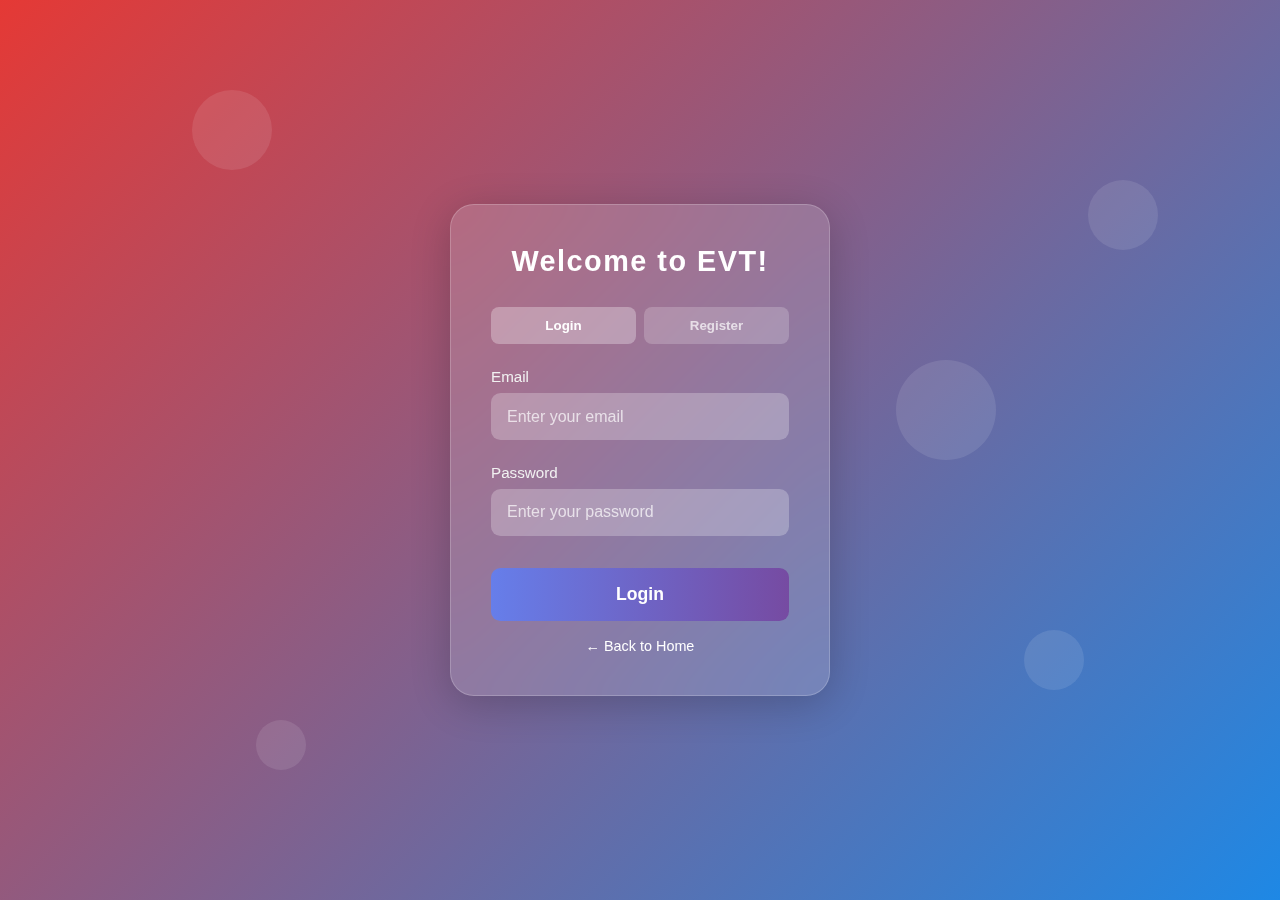
<file: login.html>
<!DOCTYPE html>
<html lang="en">

<head>
  <link rel="icon" type="image/x-icon" href="favicon.ico">
  <meta charset="UTF-8" />
  <meta name="viewport" content="width=device-width, initial-scale=1.0" />
  <title>Login - EVT</title>
  <link rel="stylesheet" href="https://cdnjs.cloudflare.com/ajax/libs/font-awesome/6.4.0/css/all.min.css" />
  <style>
    * {
      margin: 0;
      padding: 0;
      box-sizing: border-box;
      font-family: "Poppins", sans-serif;
    }

    body {
      min-height: 100vh;
      display: flex;
      justify-content: center;
      align-items: center;
      background: linear-gradient(135deg, #e53935, #1e88e5);
      position: relative;
      overflow: hidden;
    }

    .particle {
      position: absolute;
      background: rgba(255, 255, 255, 0.1);
      border-radius: 50%;
      animation: float 8s ease-in-out infinite;
    }

    @keyframes float {

      0%,
      100% {
        transform: translateY(0px) translateX(0px);
        opacity: 0.3;
      }

      50% {
        transform: translateY(-30px) translateX(20px);
        opacity: 0.6;
      }
    }

    .login-box {
      background: rgba(255, 255, 255, 0.15);
      border-radius: 1.5rem;
      padding: 2.5rem;
      width: 380px;
      box-shadow: 0 8px 40px rgba(0, 0, 0, 0.2);
      backdrop-filter: blur(20px);
      border: 1px solid rgba(255, 255, 255, 0.2);
      z-index: 10;
      animation: slideIn 0.5s ease;
    }

    @keyframes slideIn {
      from {
        transform: translateY(-50px);
        opacity: 0;
      }

      to {
        transform: translateY(0);
        opacity: 1;
      }
    }

    h2 {
      text-align: center;
      color: #fff;
      margin-bottom: 1.8rem;
      letter-spacing: 1.5px;
      font-size: 1.8rem;
    }

    .tabs {
      display: flex;
      gap: 0.5rem;
      margin-bottom: 1.5rem;
    }

    .tab {
      flex: 1;
      padding: 0.7rem;
      border: none;
      background: rgba(255, 255, 255, 0.2);
      color: rgba(255, 255, 255, 0.7);
      border-radius: 0.5rem;
      cursor: pointer;
      transition: all 0.3s;
      font-weight: 600;
    }

    .tab.active {
      background: rgba(255, 255, 255, 0.3);
      color: white;
    }

    .input-group {
      margin-bottom: 1.5rem;
    }

    label {
      display: block;
      font-size: 0.95rem;
      color: #f1f1f1;
      margin-bottom: 0.5rem;
      font-weight: 500;
    }

    input,
    select {
      width: 100%;
      padding: 0.9rem 1rem;
      border-radius: 0.6rem;
      border: none;
      outline: none;
      background: rgba(255, 255, 255, 0.25);
      color: #fff;
      font-size: 1rem;
      transition: all 0.3s ease;
    }

    input::placeholder {
      color: rgba(255, 255, 255, 0.7);
    }

    input:focus,
    select:focus {
      background: rgba(255, 255, 255, 0.35);
      box-shadow: 0 0 12px rgba(255, 255, 255, 0.4);
      transform: translateY(-2px);
    }

    select {
      cursor: pointer;
    }

    select option {
      background: #1e88e5;
      color: white;
    }

    button[type="submit"] {
      width: 100%;
      padding: 1rem;
      border: none;
      border-radius: 0.6rem;
      background: linear-gradient(90deg, #667eea, #764ba2);
      color: #fff;
      font-size: 1.1rem;
      font-weight: 600;
      cursor: pointer;
      transition: transform 0.3s ease, box-shadow 0.3s ease;
      margin-top: 0.5rem;
    }

    button[type="submit"]:hover {
      transform: scale(1.03);
      box-shadow: 0 6px 20px rgba(0, 0, 0, 0.3);
      background: linear-gradient(90deg, #5a67d8, #6b46c1);
    }

    button[type="submit"]:disabled {
      opacity: 0.6;
      cursor: not-allowed;
    }

    .back-link {
      text-align: center;
      margin-top: 1rem;
    }

    .back-link a {
      color: #fff;
      text-decoration: none;
      font-size: 0.9rem;
      transition: all 0.3s ease;
      display: inline-block;
    }

    .back-link a:hover {
      transform: translateX(-5px);
      text-decoration: underline;
    }

    .hidden {
      display: none;
    }
  </style>
</head>

<body>
  <!-- Background Particles -->
  <div class="particle" style="width: 80px; height: 80px; top: 10%; left: 15%; animation-delay: 0s;"></div>
  <div class="particle" style="width: 60px; height: 60px; top: 70%; left: 80%; animation-delay: 2s;"></div>
  <div class="particle" style="width: 100px; height: 100px; top: 40%; left: 70%; animation-delay: 4s;"></div>
  <div class="particle" style="width: 50px; height: 50px; top: 80%; left: 20%; animation-delay: 1s;"></div>
  <div class="particle" style="width: 70px; height: 70px; top: 20%; left: 85%; animation-delay: 3s;"></div>

  <div class="login-box">
    <h2>Welcome to EVT!</h2>

    <div class="tabs">
      <button class="tab active" onclick="switchTab('login')">Login</button>
      <button class="tab" onclick="switchTab('register')">Register</button>
    </div>

    <!-- Login Form -->
    <form id="loginForm">
      <div class="input-group">
        <label for="loginEmail">Email</label>
        <input type="email" id="loginEmail" placeholder="Enter your email" required />
      </div>
      <div class="input-group">
        <label for="loginPassword">Password</label>
        <input type="password" id="loginPassword" placeholder="Enter your password" required />
      </div>
      <button type="submit">Login</button>
    </form>

    <!-- Register Form -->
    <form id="registerForm" class="hidden">
      <div class="input-group">
        <label for="registerName">Full Name</label>
        <input type="text" id="registerName" placeholder="Enter your full name" required />
      </div>
      <div class="input-group">
        <label for="registerEmail">Email</label>
        <input type="email" id="registerEmail" placeholder="Enter your email" required />
      </div>
      <div class="input-group">
        <label for="registerPassword">Password</label>
        <input type="password" id="registerPassword" placeholder="Create a password (min 6 characters)" minlength="6"
          required />
      </div>
      <div class="input-group">
        <label for="registerRole">I want to join as</label>
        <select id="registerRole" required>
          <option value="user">Buyer</option>
          <option value="seller">Seller</option>
        </select>
      </div>
      <button type="submit">Register</button>
    </form>

    <div class="back-link">
      <a href="index.html">← Back to Home</a>
    </div>
  </div>

  <script>
    const API_URL = 'http://localhost:5000/api';

    function switchTab(tab) {
      const loginForm = document.getElementById('loginForm');
      const registerForm = document.getElementById('registerForm');
      const tabs = document.querySelectorAll('.tab');

      tabs.forEach(t => t.classList.remove('active'));

      if (tab === 'login') {
        loginForm.classList.remove('hidden');
        registerForm.classList.add('hidden');
        tabs[0].classList.add('active');
      } else {
        loginForm.classList.add('hidden');
        registerForm.classList.remove('hidden');
        tabs[1].classList.add('active');
      }
    }

    // Login Form Handler
    document.getElementById('loginForm').addEventListener('submit', async (e) => {
      e.preventDefault();

      const email = document.getElementById('loginEmail').value.trim();
      const password = document.getElementById('loginPassword').value;
      const btn = e.target.querySelector('button[type="submit"]');

      btn.disabled = true;
      btn.textContent = 'Logging in...';

      try {
        const response = await fetch(`${API_URL}/auth/login`, {
          method: 'POST',
          headers: { 'Content-Type': 'application/json' },
          body: JSON.stringify({ email, password })
        });

        const data = await response.json();

        if (data.success) {
          localStorage.setItem('authToken', data.token);
          localStorage.setItem('currentUser', JSON.stringify(data.user));
          alert(`Welcome back, ${data.user.name}!`);

          if (data.user.role === 'seller') {
            window.location.href = 'seller-dashboard.html';
          } else {
            window.location.href = 'index.html';
          }
        } else {
          alert(data.message || 'Login failed');
          btn.disabled = false;
          btn.textContent = 'Login';
        }
      } catch (error) {
        console.error('Login error:', error);
        alert('Login failed. Please check your connection.');
        btn.disabled = false;
        btn.textContent = 'Login';
      }
    });

    // Register Form Handler
    document.getElementById('registerForm').addEventListener('submit', async (e) => {
      e.preventDefault();

      const name = document.getElementById('registerName').value.trim();
      const email = document.getElementById('registerEmail').value.trim();
      const password = document.getElementById('registerPassword').value;
      const role = document.getElementById('registerRole').value;
      const btn = e.target.querySelector('button[type="submit"]');

      btn.disabled = true;
      btn.textContent = 'Creating account...';

      try {
        const response = await fetch(`${API_URL}/auth/register`, {
          method: 'POST',
          headers: { 'Content-Type': 'application/json' },
          body: JSON.stringify({ name, email, password, role })
        });

        const data = await response.json();

        if (data.success) {
          localStorage.setItem('authToken', data.token);
          localStorage.setItem('currentUser', JSON.stringify(data.user));
          alert(`Welcome, ${data.user.name}! Account created successfully.`);

          if (data.user.role === 'seller') {
            window.location.href = 'seller-dashboard.html';
          } else {
            window.location.href = 'index.html';
          }
        } else {
          alert(data.message || 'Registration failed');
          btn.disabled = false;
          btn.textContent = 'Register';
        }
      } catch (error) {
        console.error('Registration error:', error);
        alert('Registration failed. Please try again.');
        btn.disabled = false;
        btn.textContent = 'Register';
      }
    });
  </script>
</body>

</html>
</file>
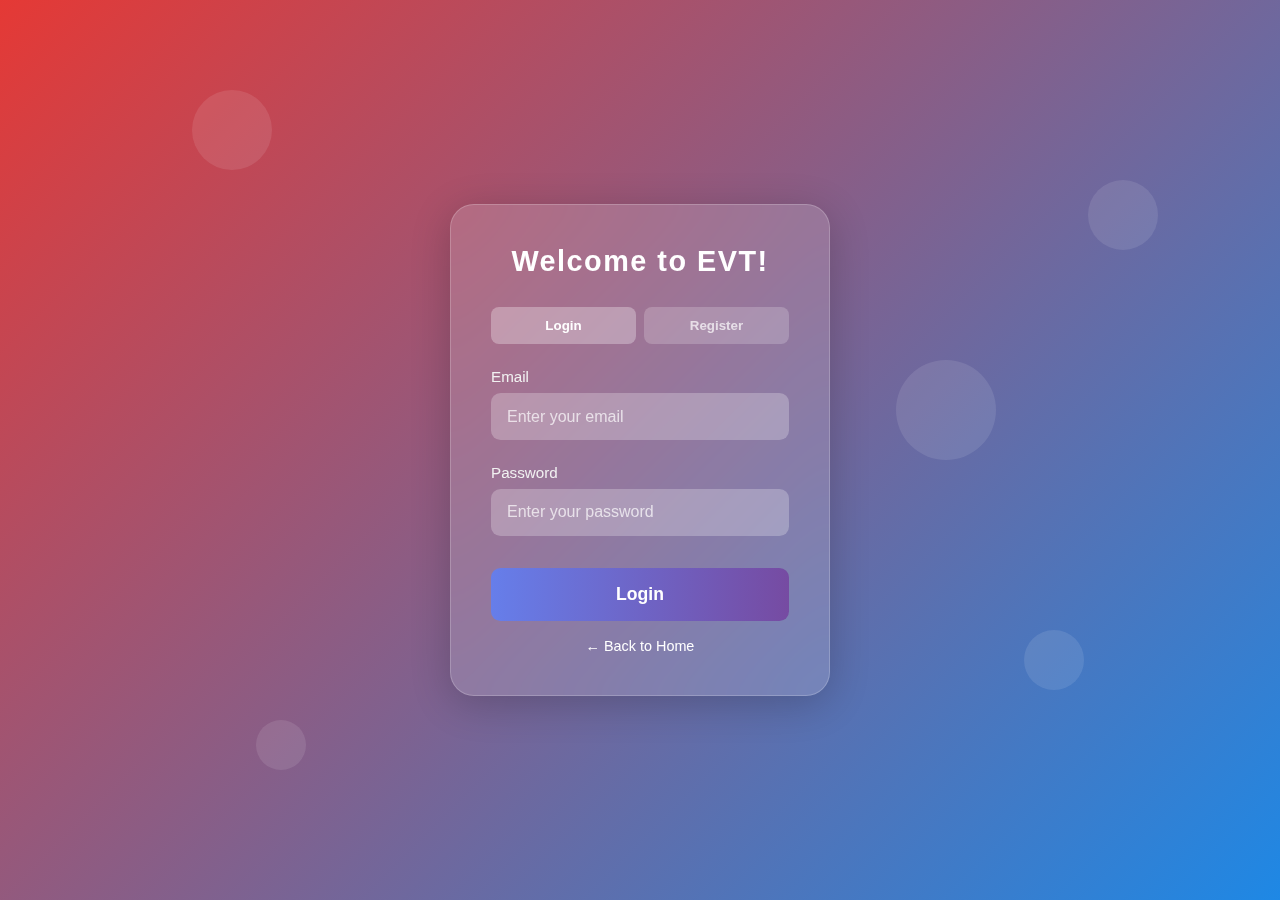
<file: seller-dashboard.html>
<!DOCTYPE html>
<html lang="en">

<head>
  <link rel="icon" type="image/x-icon" href="favicon.ico">
  <meta charset="UTF-8" />
  <meta name="viewport" content="width=device-width, initial-scale=1.0" />
  <title>Seller Dashboard - EVT</title>
  <link rel="stylesheet" href="https://cdnjs.cloudflare.com/ajax/libs/font-awesome/6.4.0/css/all.min.css" />
  <style>
    * {
      margin: 0;
      padding: 0;
      box-sizing: border-box;
      font-family: 'Segoe UI', sans-serif;
    }

    body {
      background: linear-gradient(135deg, #f5f7fa 0%, #c3cfe2 100%);
      min-height: 100vh;
    }

    .navbar {
      background: linear-gradient(135deg, #667eea 0%, #764ba2 100%);
      padding: 1rem 2rem;
      color: white;
      display: flex;
      justify-content: space-between;
      align-items: center;
      box-shadow: 0 4px 20px rgba(0, 0, 0, 0.1);
    }

    .navbar h1 {
      font-size: 1.5rem;
    }

    .navbar button {
      background: rgba(255, 255, 255, 0.2);
      border: 1px solid rgba(255, 255, 255, 0.3);
      color: white;
      padding: 0.6rem 1.5rem;
      border-radius: 25px;
      cursor: pointer;
      transition: all 0.3s;
      margin-left: 1rem;
    }

    .navbar button:hover {
      background: rgba(255, 255, 255, 0.3);
    }

    .container {
      max-width: 1400px;
      margin: 2rem auto;
      padding: 0 2rem;
    }

    .stats-grid {
      display: grid;
      grid-template-columns: repeat(auto-fit, minmax(200px, 1fr));
      gap: 1.5rem;
      margin-bottom: 2rem;
    }

    .stat-card {
      background: white;
      padding: 1.5rem;
      border-radius: 15px;
      box-shadow: 0 4px 15px rgba(0, 0, 0, 0.08);
      text-align: center;
    }

    .stat-card i {
      font-size: 2.5rem;
      margin-bottom: 0.5rem;
      background: linear-gradient(135deg, #667eea, #764ba2);
      -webkit-background-clip: text;
      -webkit-text-fill-color: transparent;
    }

    .stat-card h3 {
      font-size: 2rem;
      margin-bottom: 0.5rem;
    }

    .stat-card p {
      color: #666;
    }

    .section {
      background: white;
      padding: 2rem;
      border-radius: 15px;
      box-shadow: 0 4px 15px rgba(0, 0, 0, 0.08);
      margin-bottom: 2rem;
    }

    .section-header {
      display: flex;
      justify-content: space-between;
      align-items: center;
      margin-bottom: 1.5rem;
    }

    .section h2 {
      color: #333;
    }

    .btn {
      background: linear-gradient(135deg, #667eea, #764ba2);
      color: white;
      border: none;
      padding: 0.8rem 1.5rem;
      border-radius: 8px;
      cursor: pointer;
      font-weight: 600;
      transition: transform 0.3s;
    }

    .btn:hover {
      transform: translateY(-2px);
    }

    .btn-danger {
      background: linear-gradient(135deg, #ff5252, #ff1744);
    }

    .btn-edit {
      background: linear-gradient(135deg, #4caf50, #388e3c);
      padding: 0.5rem 1rem;
      font-size: 0.9rem;
    }

    .products-grid {
      display: grid;
      grid-template-columns: repeat(auto-fill, minmax(250px, 1fr));
      gap: 1.5rem;
    }

    .product-card {
      background: #f9f9f9;
      border-radius: 10px;
      padding: 1rem;
      border: 1px solid #e0e0e0;
      transition: transform 0.3s;
    }

    .product-card:hover {
      transform: translateY(-5px);
      box-shadow: 0 8px 20px rgba(0, 0, 0, 0.1);
    }

    .product-card img {
      width: 100%;
      height: 180px;
      object-fit: cover;
      border-radius: 8px;
      margin-bottom: 1rem;
    }

    .product-card h3 {
      font-size: 1.1rem;
      margin-bottom: 0.5rem;
      color: #333;
    }

    .product-card .price {
      font-size: 1.3rem;
      color: #667eea;
      font-weight: bold;
      margin-bottom: 0.5rem;
    }

    .product-card .stock {
      font-size: 0.9rem;
      color: #666;
      margin-bottom: 1rem;
    }

    .product-card .actions {
      display: flex;
      gap: 0.5rem;
    }

    .product-card button {
      flex: 1;
      padding: 0.6rem;
      border: none;
      border-radius: 5px;
      cursor: pointer;
      font-weight: 600;
      transition: all 0.3s;
    }

    .modal {
      display: none;
      position: fixed;
      top: 0;
      left: 0;
      width: 100%;
      height: 100%;
      background: rgba(0, 0, 0, 0.7);
      z-index: 1000;
      justify-content: center;
      align-items: center;
    }

    .modal.active {
      display: flex;
    }

    .modal-content {
      background: white;
      padding: 2rem;
      border-radius: 15px;
      width: 90%;
      max-width: 600px;
      max-height: 90vh;
      overflow-y: auto;
    }

    .modal-content h2 {
      margin-bottom: 1.5rem;
    }

    .form-group {
      margin-bottom: 1.5rem;
    }

    .form-group label {
      display: block;
      margin-bottom: 0.5rem;
      color: #333;
      font-weight: 600;
    }

    .form-group input,
    .form-group select,
    .form-group textarea {
      width: 100%;
      padding: 0.8rem;
      border: 2px solid #e0e0e0;
      border-radius: 8px;
      font-size: 1rem;
    }

    .form-group textarea {
      resize: vertical;
      min-height: 100px;
    }

    .form-actions {
      display: flex;
      gap: 1rem;
      margin-top: 1.5rem;
    }

    .form-actions button {
      flex: 1;
      padding: 1rem;
      border: none;
      border-radius: 8px;
      font-weight: 600;
      cursor: pointer;
      transition: all 0.3s;
    }

    .btn-cancel {
      background: #e0e0e0;
      color: #333;
    }

    .empty-state {
      text-align: center;
      padding: 3rem;
      color: #999;
    }

    .empty-state i {
      font-size: 4rem;
      margin-bottom: 1rem;
    }

    .image-preview {
      margin-top: 1rem;
      max-width: 100%;
      border-radius: 8px;
      display: none;
    }
  </style>
</head>

<body>
  <nav class="navbar">
    <h1><i class="fas fa-store"></i> Seller Dashboard</h1>
    <div>
      <button onclick="window.location.href='index.html'">
        <i class="fas fa-home"></i> Home
      </button>
      <button onclick="logout()">
        <i class="fas fa-sign-out-alt"></i> Logout
      </button>
    </div>
  </nav>

  <div class="container">
    <div class="stats-grid">
      <div class="stat-card">
        <i class="fas fa-box"></i>
        <h3 id="totalProducts">0</h3>
        <p>Total Products</p>
      </div>
      <div class="stat-card">
        <i class="fas fa-check-circle"></i>
        <h3 id="activeProducts">0</h3>
        <p>Active Products</p>
      </div>
      <div class="stat-card">
        <i class="fas fa-warehouse"></i>
        <h3 id="totalStock">0</h3>
        <p>Total Stock</p>
      </div>
    </div>

    <div class="section">
      <div class="section-header">
        <h2>My Products</h2>
        <button class="btn" onclick="openAddProductModal()">
          <i class="fas fa-plus"></i> Add New Product
        </button>
      </div>
      <div class="products-grid" id="productsGrid"></div>
      <div id="emptyState" class="empty-state" style="display:none;">
        <i class="fas fa-box-open"></i>
        <h3>No products yet</h3>
        <p>Start by adding your first product!</p>
      </div>
    </div>
  </div>

  <!-- Add/Edit Product Modal -->
  <div class="modal" id="productModal">
    <div class="modal-content">
      <h2 id="modalTitle">Add New Product</h2>
      <form id="productForm" enctype="multipart/form-data">
        <div class="form-group">
          <label>Product Name *</label>
          <input type="text" id="productName" required />
        </div>
        <div class="form-group">
          <label>Description *</label>
          <textarea id="productDescription" required></textarea>
        </div>
        <div class="form-group">
          <label>Price (₹) *</label>
          <input type="number" id="productPrice" min="0" step="0.01" required />
        </div>
        <div class="form-group">
          <label>Category *</label>
          <select id="productCategory" required>
            <option value="">Select Category</option>
            <option value="fashion">Fashion</option>
            <option value="electronics">Electronics</option>
            <option value="kitchen">Kitchen</option>
            <option value="home">Home & Living</option>
            <option value="beauty">Beauty</option>
            <option value="sports">Sports</option>
          </select>
        </div>
        <div class="form-group">
          <label>Stock Quantity *</label>
          <input type="number" id="productStock" min="0" required />
        </div>
        <div class="form-group">
          <label>Product Image *</label>
          <input type="file" id="productImage" accept="image/*" />
          <img id="imagePreview" class="image-preview" />
        </div>
        <div class="form-actions">
          <button type="button" class="btn-cancel" onclick="closeProductModal()">Cancel</button>
          <button type="submit" class="btn">Save Product</button>
        </div>
      </form>
    </div>
  </div>

  <script src="seller.js"></script>
</body>

</html>
</file>
